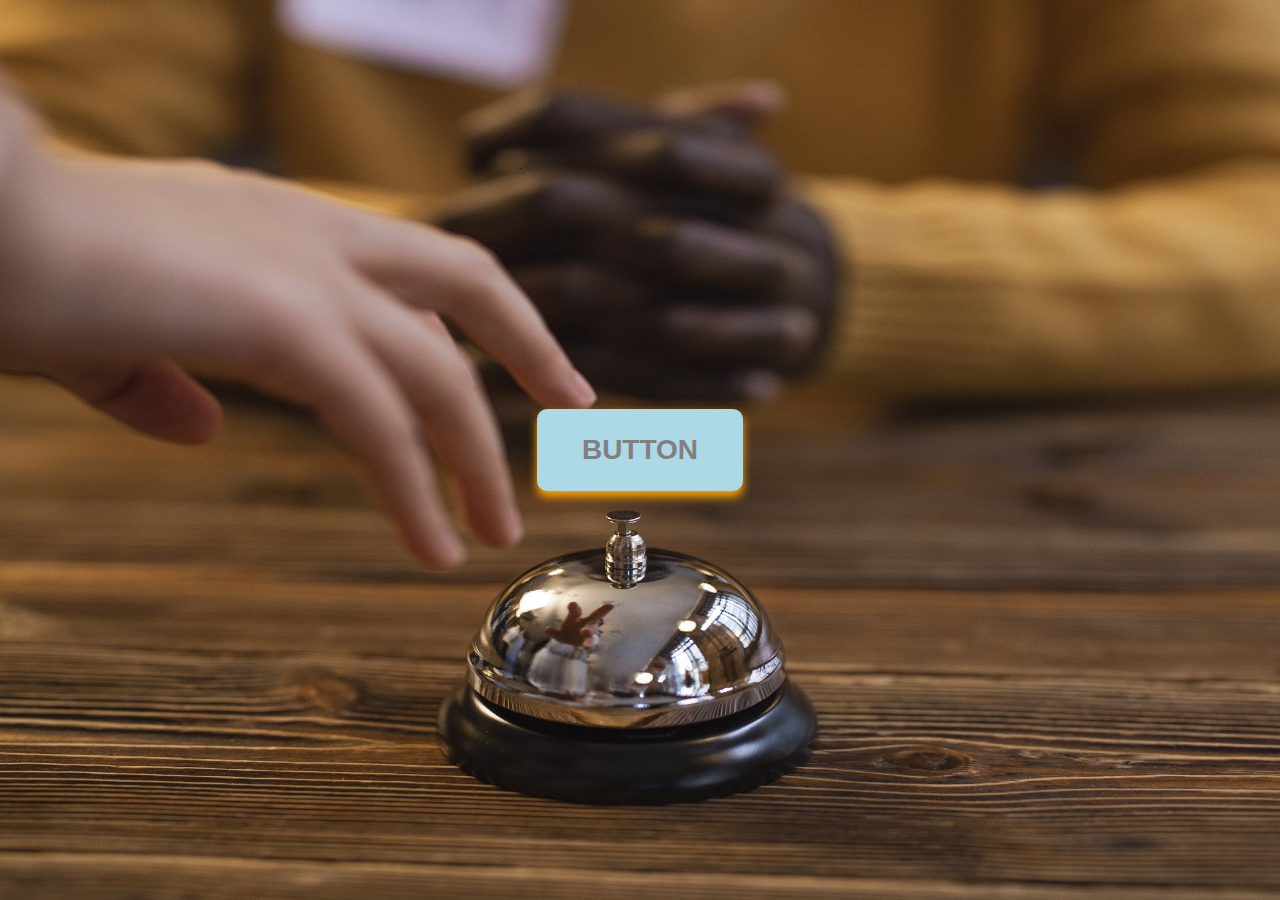
<file: Button-ripple-effect/index.html>
<!DOCTYPE html>
<html lang="en">
<head>
    <meta charset="UTF-8">
    <meta http-equiv="X-UA-Compatible" content="IE=edge">
    <meta name="viewport" content="width=device-width, initial-scale=1.0">
    <title>Button-ripple-effect</title>
    <link rel="stylesheet" href="style.css">
</head>
<body>
    
    <div class="div-btn">
        <a href="https://github.com/iqbal-bd/" target="_blank" class="btn"><span>BUTTON</span></a>
    </div>

    <script src="main.js"></script>
</body>
</html>
</file>
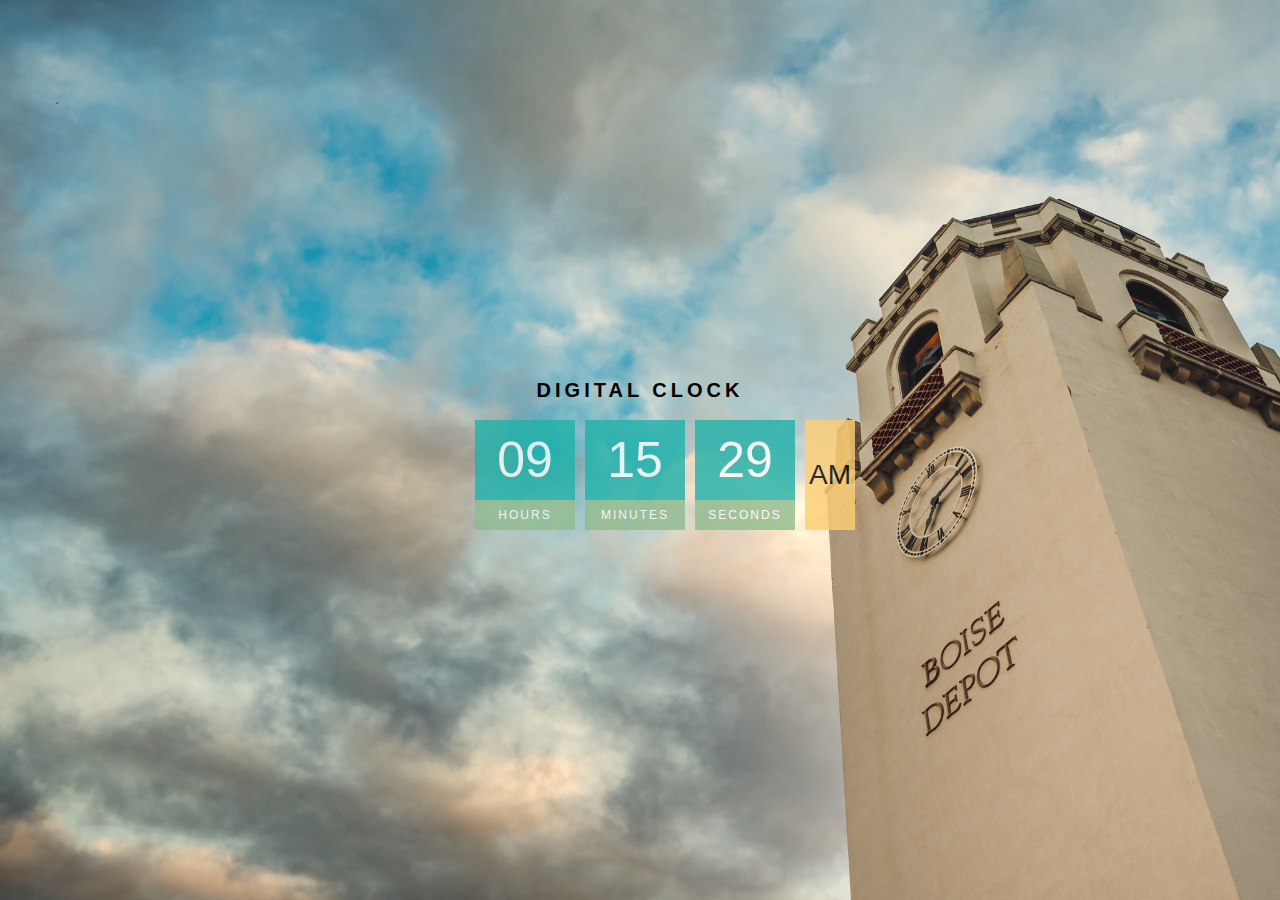
<file: DIGITAL CLOCK/index.html>
<!DOCTYPE html>
<html lang="en">
<head>
    <meta charset="UTF-8">
    <meta http-equiv="X-UA-Compatible" content="IE=edge">
    <meta name="viewport" content="width=device-width, initial-scale=1.0">
    <title>Digital Clock</title>
    <link rel="stylesheet" href="style.css">
</head>
<body>
    <h1>Digital Clock</h1>
    <div class="clock">
        <div>
            <span id="hour">00</span>
            <span class="text">Hours</span>
        </div>
        <div>
            <span id="minutes">00</span>
            <span class="text">Minutes</span>
        </div>
        <div>
            <span id="seconds">00</span>
            <span class="text">Seconds</span>
        </div>
        <div>
            <span id="ampm">AM</span>
        </div>
    </div>

    <!-- add js link -->
    <script src="main.js"></script>

</body>
</html>
</file>
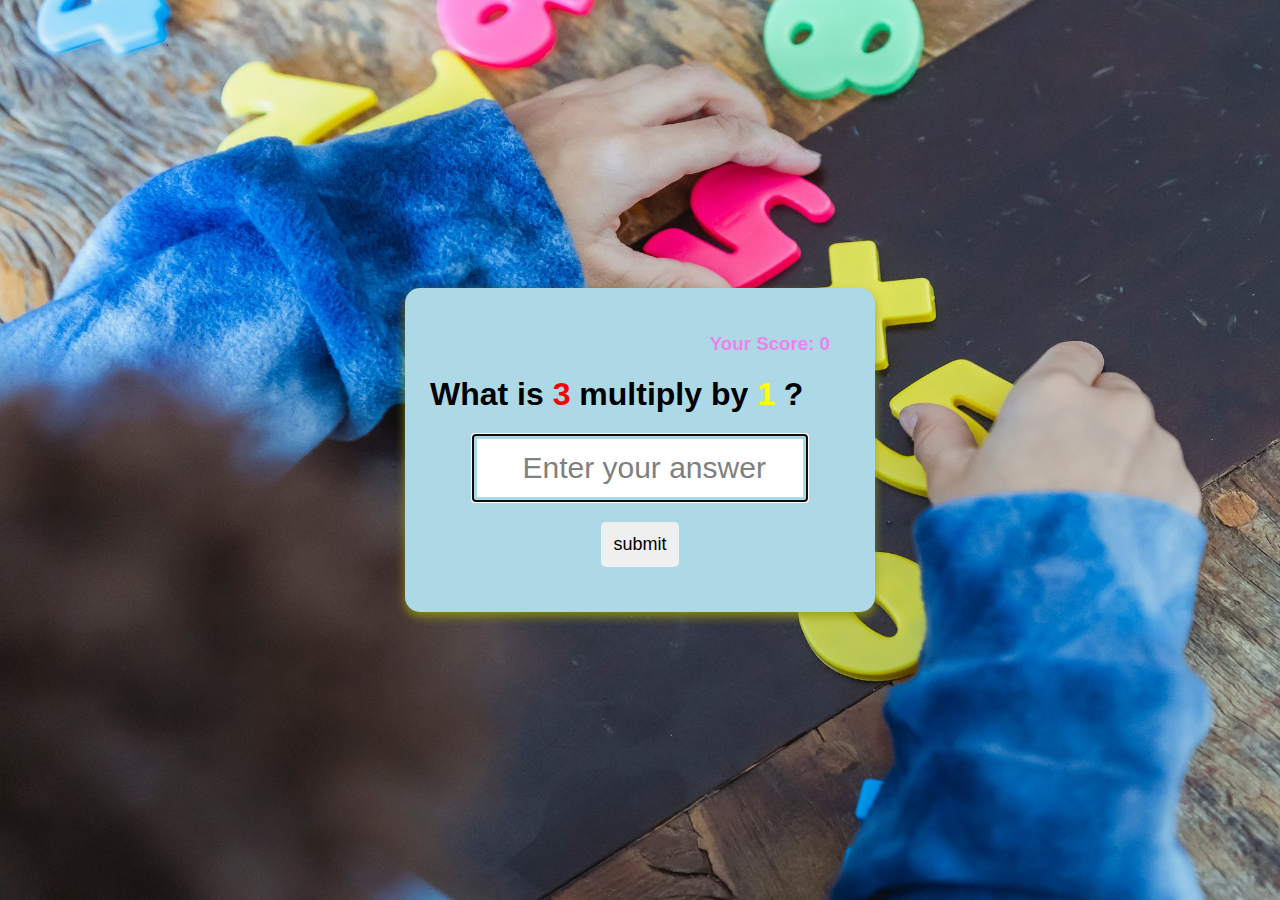
<file: Multiplication App/index.html>
<!DOCTYPE html>
<html lang="en">
<head>
    <meta charset="UTF-8">
    <meta http-equiv="X-UA-Compatible" content="IE=edge">
    <meta name="viewport" content="width=device-width, initial-scale=1.0">
    <title>Multiplication App</title>
    <link rel="stylesheet" href="style.css">
</head>
<body>
    
    <div class="div-body">
        <form class="form" id="form">
            <img src="./img/math.jpg" alt="" class="img">
            <h3 class="score" id="score">score: 0 </h3>
    
            <h1>What is 
                <span id="questionOne">1</span>
                 multiply by 
                <span id="questionTwo">1</span>
                ?
            </h1>

            <input type="text" class="input" id="input" placeholder=" Enter your answer" autofocus autocomplete="off">

            <div class="div-btn">
                <button type="submit" id="btn">submit</button>
            </div>
        </form>
        
    </div>

    <script src="main.js"></script>
</body>
</html>
</file>
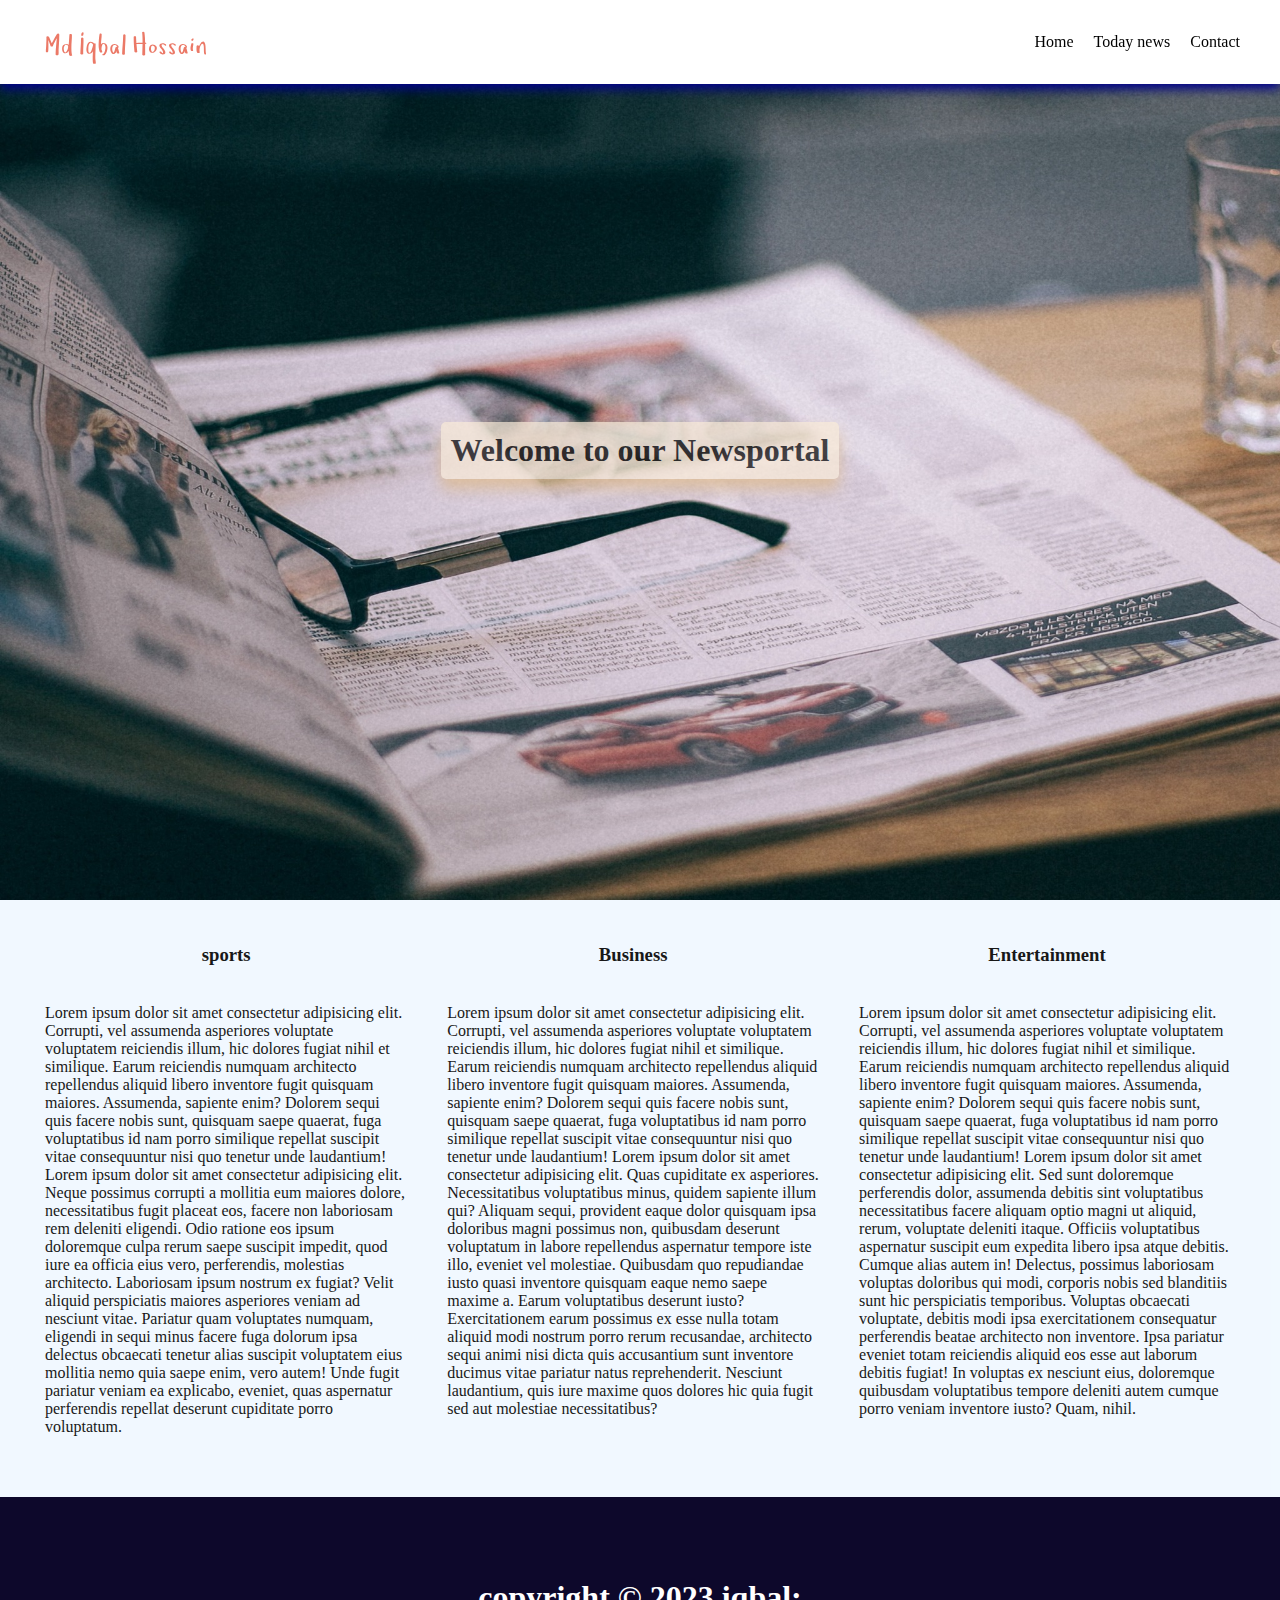
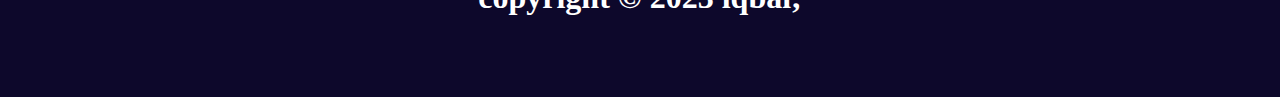
<file: Navbar/index.html>
<!DOCTYPE html>
<html lang="en">
<head>
    <meta charset="UTF-8">
    <meta http-equiv="X-UA-Compatible" content="IE=edge">
    <meta name="viewport" content="width=device-width, initial-scale=1.0">
    <title>Navbar</title>
    <link rel="stylesheet" href="style.css">
</head>
<body>
    <Navbar class="navbar">
        <a href="index.html"><img src="./img/iqbal.svg" alt=""></a>
        <ul>
            <li><a href="#">Home</a></li>
            <li><a href="#">Today news</a></li>
            <li><a href="#">Contact</a></li>
        </ul>
    </Navbar>
    
    <div class="top-container">
        <h1>Welcome to our Newsportal</h1>
    </div>

    <div class="news">
        <div>
            <h3>sports</h3>
            <p>Lorem ipsum dolor sit amet consectetur adipisicing elit. Corrupti, vel assumenda asperiores voluptate voluptatem reiciendis illum, hic dolores fugiat nihil et similique. Earum reiciendis numquam architecto repellendus aliquid libero inventore fugit quisquam maiores. Assumenda, sapiente enim? Dolorem sequi quis facere nobis sunt, quisquam saepe quaerat, fuga voluptatibus id nam porro similique repellat suscipit vitae consequuntur nisi quo tenetur unde laudantium! Lorem ipsum dolor sit amet consectetur adipisicing elit. Neque possimus corrupti a mollitia eum maiores dolore, necessitatibus fugit placeat eos, facere non laboriosam rem deleniti eligendi. Odio ratione eos ipsum doloremque culpa rerum saepe suscipit impedit, quod iure ea officia eius vero, perferendis, molestias architecto. Laboriosam ipsum nostrum ex fugiat? Velit aliquid perspiciatis maiores asperiores veniam ad nesciunt vitae. Pariatur quam voluptates numquam, eligendi in sequi minus facere fuga dolorum ipsa delectus obcaecati tenetur alias suscipit voluptatem eius mollitia nemo quia saepe enim, vero autem! Unde fugit pariatur veniam ea explicabo, eveniet, quas aspernatur perferendis repellat deserunt cupiditate porro voluptatum.</p>
        </div>
        <div>
            <h3>Business</h3>
            <p>Lorem ipsum dolor sit amet consectetur adipisicing elit. Corrupti, vel assumenda asperiores voluptate voluptatem reiciendis illum, hic dolores fugiat nihil et similique. Earum reiciendis numquam architecto repellendus aliquid libero inventore fugit quisquam maiores. Assumenda, sapiente enim? Dolorem sequi quis facere nobis sunt, quisquam saepe quaerat, fuga voluptatibus id nam porro similique repellat suscipit vitae consequuntur nisi quo tenetur unde laudantium!
            
            Lorem ipsum dolor sit amet consectetur adipisicing elit. Quas cupiditate ex asperiores. Necessitatibus voluptatibus minus, quidem sapiente illum qui? Aliquam sequi, provident eaque dolor quisquam ipsa doloribus magni possimus non, quibusdam deserunt voluptatum in labore repellendus aspernatur tempore iste illo, eveniet vel molestiae. Quibusdam quo repudiandae iusto quasi inventore quisquam eaque nemo saepe maxime a. Earum voluptatibus deserunt iusto? Exercitationem earum possimus ex esse nulla totam aliquid modi nostrum porro rerum recusandae, architecto sequi animi nisi dicta quis accusantium sunt inventore ducimus vitae pariatur natus reprehenderit. Nesciunt laudantium, quis iure maxime quos dolores hic quia fugit sed aut molestiae necessitatibus?
            </p>
        </div>
        <div>
            <h3>Entertainment</h3>
            <p>Lorem ipsum dolor sit amet consectetur adipisicing elit. Corrupti, vel assumenda asperiores voluptate voluptatem reiciendis illum, hic dolores fugiat nihil et similique. Earum reiciendis numquam architecto repellendus aliquid libero inventore fugit quisquam maiores. Assumenda, sapiente enim? Dolorem sequi quis facere nobis sunt, quisquam saepe quaerat, fuga voluptatibus id nam porro similique repellat suscipit vitae consequuntur nisi quo tenetur unde laudantium!

            Lorem ipsum dolor sit amet consectetur adipisicing elit. Sed sunt doloremque perferendis dolor, assumenda debitis sint voluptatibus necessitatibus facere aliquam optio magni ut aliquid, rerum, voluptate deleniti itaque. Officiis voluptatibus aspernatur suscipit eum expedita libero ipsa atque debitis. Cumque alias autem in! Delectus, possimus laboriosam voluptas doloribus qui modi, corporis nobis sed blanditiis sunt hic perspiciatis temporibus. Voluptas obcaecati voluptate, debitis modi ipsa exercitationem consequatur perferendis beatae architecto non inventore. Ipsa pariatur eveniet totam reiciendis aliquid eos esse aut laborum debitis fugiat! In voluptas ex nesciunt eius, doloremque quibusdam voluptatibus tempore deleniti autem cumque porro veniam inventore iusto? Quam, nihil.

            </p>
        </div>
    </div>
    
    <div class="bottom-container">
        <footer>
            copyright &copy 2023 iqbal;
        </footer>
    </div>

    <script src="main.js"></script>
</body>
</html>
</file>
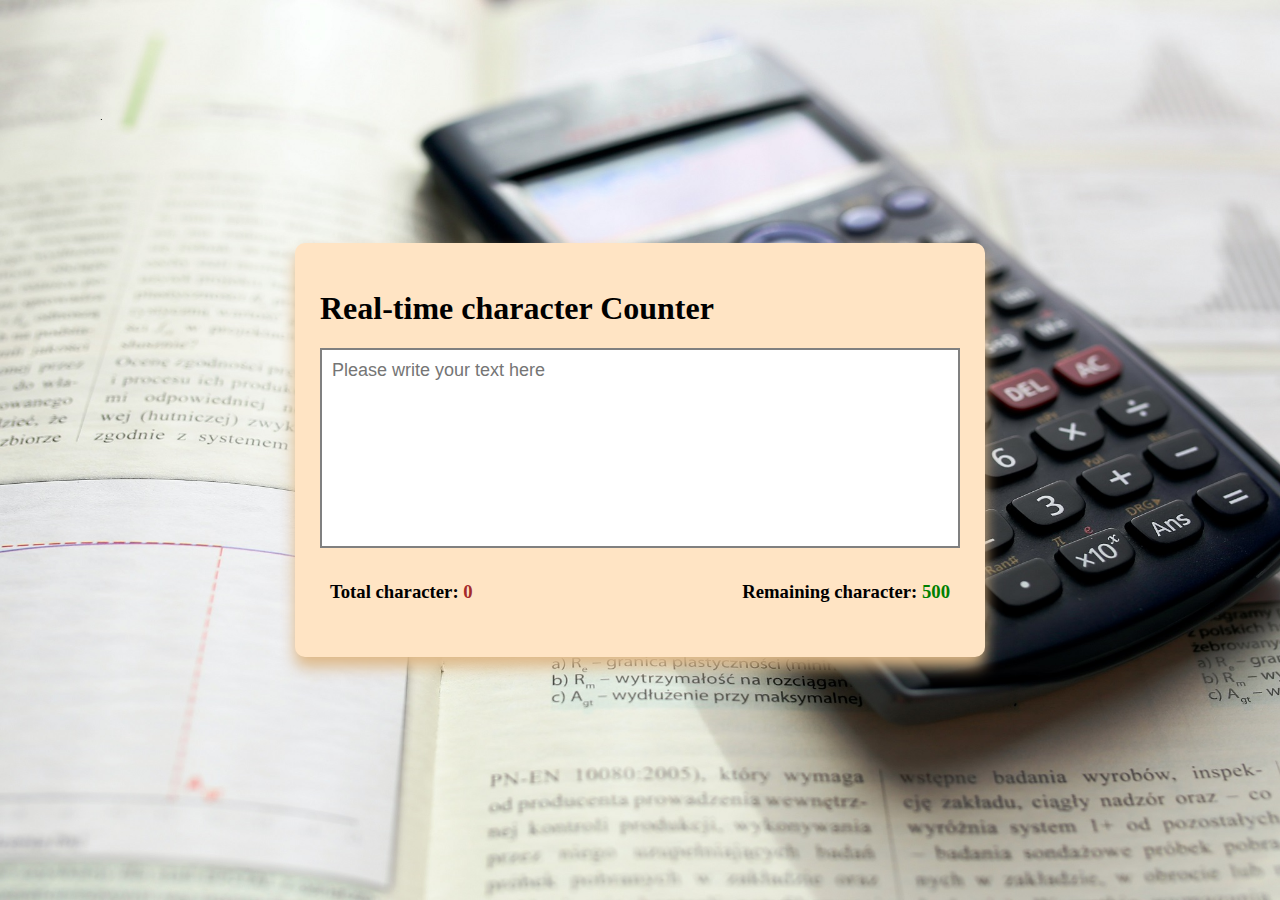
<file: Real-time character counter/index.html>
<!DOCTYPE html>
<html lang="en">
<head>
    <meta charset="UTF-8">
    <meta http-equiv="X-UA-Compatible" content="IE=edge">
    <meta name="viewport" content="width=device-width, initial-scale=1.0">
    <title>Real-time character counter</title>
    <link rel="stylesheet" href="style.css">
</head>
<body>
    
    <div class="container">
        <h1>Real-time character Counter</h1>

        <textarea placeholder="Please write your text here" id="textarea" cols="50" rows="20" class="textarea" maxlength="500"></textarea>

        <div class="counter-container">
            <h3>Total character: <span class="total-counter" id="total-counter">0</span></h3>
            <h3>Remaining character: <span class="total-remaining" id="total-remaining">500</span></h3>
        </div>
    </div>


    <script src="main.js"></script>
</body>
</html>
</file>
<file: Button-ripple-effect/style.css>
body{
    margin:0;
    background-image: url("./img/btn.jpg");
    background-repeat: no-repeat;
    background-position: center;
    background-size: cover;
    overflow: hidden;
}

.div-btn{
    display: flex;
    justify-content: center;
    height: 100vh;
    align-items: center;
}

.btn{
    background-color: lightblue;
    padding: 25px 45px;
    border-radius: 10px;
    box-shadow: 0 6px 10px orange;
    text-decoration: none;
    font-size: 28px;
    font-weight: bolder;
    font-family: Verdana, Geneva, Tahoma, sans-serif;
    color: gray;
    position: relative;
    overflow: hidden;
}

.btn:hover{
    color: wheat;
    transition: 0.5s;
}

.btn span{
    position: relative;
    z-index: 1;
}

.btn::before{
    content: "";
    position: absolute;
    background-color: #12a4f8;
    width: 0;
    height: 0;
    left: var(--xPosition);
    top: var(--yPosition);
    transform: translate(-50%, -50%);
    border-radius: 50%;
    transition: width 0.5s, height 0.4s;

}

.btn:hover::before{
    width: 500px;
    height: 300px;
}
</file>
<file: DIGITAL CLOCK/style.css>
body{
    margin: 0;
    font-family: sans-serif;
    display: flex;
    flex-direction: column;
    align-items: center;
    height: 100vh;
    justify-content: center;
    background: url('img/clock.jpg') no-repeat center fixed;
    background-size: cover;
    overflow: hidden;
}

h1{
    text-transform: uppercase;
    letter-spacing: 4px;
    font-size: 20px;
    text-align: center;
}

.clock{
    display: flex; 
}

.clock div{
    margin: 5px;
    position: relative;
}

.clock span {
    width: 100px;
    height: 80px;
    background-color: lightseagreen;
    opacity: .8;
    color: white;
    display: flex;
    align-items: center;
    justify-content: center;
    font-size: 50px;
    text-shadow: 2px 2px 4px rgba (0,0,0, 0.3);
    overflow: hidden;
}

.clock .text {
    height: 30px;
    font-size: 12px;
    display: flex;
    align-items: center;
    justify-content: center;
    text-transform: uppercase;
    letter-spacing: 2px;
    background-color: darkseagreen;
    overflow: hidden;

}

.clock #ampm{
    bottom: 0;
    position: absolute;
    display: flex;
    align-items: center;
    justify-content: center;
    width: 50px;
    height: 110px;
    font-size: 28px;
    background: #443c3c;
    text-align: center;
    overflow: hidden;
}
</file>
<file: Multiplication App/style.css>
body{
    margin: 0;
    display: flex;
    justify-content: center;
    height: 100vh;
    align-items: center;
    font-family: 'Segoe UI', Tahoma, Geneva, Verdana, sans-serif;
    position: relative;
    overflow: hidden;
}

.img{
    position: absolute;
    left: 0px;
    top: 0px;
    height: 100%;
    z-index: -1;


}

.div-body{
    background: lightblue;
    padding: 25px;
    box-shadow: 0 5px 10px rgba(150,150,15, .8);
    border-radius: 15px;
    margin: 15px;
}

.input {
    display: block;
    width: 80%;
    box-sizing: border-box;
    font-size: 30px;
    text-align: center;
    padding: 12px;
    border: solid 5px lightblue;
    margin: auto;

}

.input::placeholder{
    color: gray;
    font-family: Arial, Helvetica, sans-serif;
}

.div-btn{
    display: flex;
    justify-content: center;
}
#btn{
    text-align: center;
    display: block;
    margin: 20px;
    padding: 12px;
    font-size: 18px;
    border: none;
    border-radius: 5px;
    cursor: pointer;
}

#btn:hover{
    background-color: #5a5454;
    color: whitesmoke;
}

.score{
    color: violet;
    text-align: right;
    margin: 20px;
}
</file>
<file: Navbar/style.css>
body{
    margin: 0;
}

.navbar{
    display: flex;
    position: fixed;
    z-index: 1;
    background-color: white;
    width: 100%;
    justify-content: space-between;
    align-items: center;
    box-shadow: 0 5px 10px darkblue;
}

.navbar a img{
    margin-left: 30px;
}

.navbar ul{
    display: flex;
    list-style: none;
    margin-right: 30px;

}

.navbar ul li a{
    text-decoration: none;
    margin: 0 10px;
    color: black;
    font-family: Georgia, 'Times New Roman', Times, serif;
}

.navbar ul li a:hover{
    color: coral;
}

.active {
    background-color: gray;
}

.active ul li a{
    text-decoration: none;
    margin: 0 10px;
    color: white;
    font-family: Georgia, 'Times New Roman', Times, serif;
}

.active ul li a:hover{
    color: coral;
}

.top-container{
    background-image: url("./img/news.jpg");
    background-size: cover;
    height: 100vh;
    display: flex;
    flex-direction: column;
    justify-content: center;
    align-items: center;
}

.top-container h1{
    background-color: antiquewhite;
    border-radius: 5px;
    padding: 10px;
    opacity: 0.7;
    box-shadow: 0 10px 15px burlywood;
}

.news{
    display: flex;
    background-color: aliceblue;
    padding: 25px;
    opacity: .9;
}

.news h3{
    text-align: center;
}

.news p{
    padding: 20px;
}

.bottom-container{
    height: 200px;
    width: 100%;
    background-color: #0d082b;
    color: white;
    display: flex;
    justify-content: center;
    align-items: center;
    font-size: 32px;
    font-weight: bolder;

}
</file>
<file: Real-time character counter/style.css>
body{
    margin: 0;
    display: flex;
    justify-content: center;
    height: 100vh;
    align-items: center;
    background-image: url("./img/cal.jpg");
    background-position: center;
    background-repeat: no-repeat;
    background-size: cover;
}

.container{
    background-color: bisque;
    width: 50%;
    padding: 25px;
    margin: 10px;
    border-radius: 10px;
    box-shadow: 0 10px 15px burlywood;
}

.textarea{
    resize: none;
    width: 100%;
    height: 200px;
    font-size: 18px;
    font-family: sans-serif;
    padding: 10px;
    box-sizing: border-box;
    border: solid 2px gray;
}

.counter-container{
    display: flex;
    justify-content: space-between;
    padding: 10px;
}

.total-counter{
    color: brown;
}

.total-remaining{
    color: green;
}
</file>
